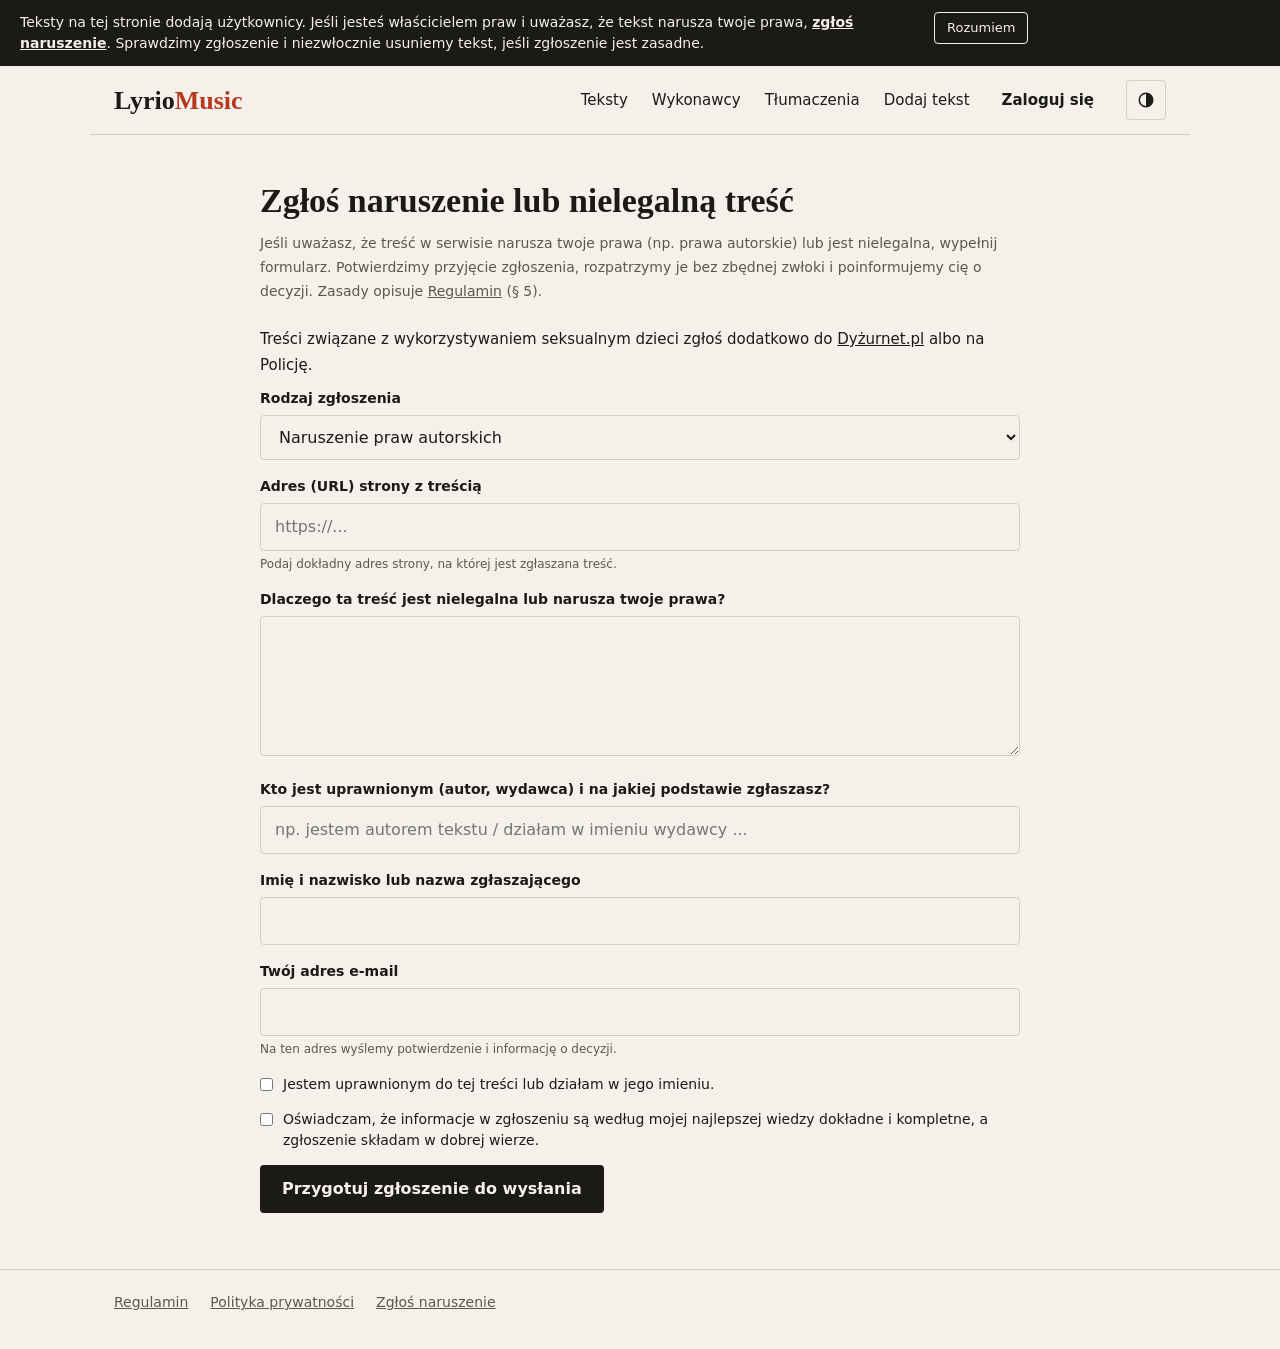
<file: naruszenia.html>
<!DOCTYPE html>
<html lang="pl">
<head>
<meta charset="UTF-8">
<meta name="viewport" content="width=device-width, initial-scale=1">
<title>Zgłoś naruszenie — LyrioMusic</title>
<script>
(function () {
    try {
        var t = localStorage.getItem("lyrio-theme");
        if (!t) t = matchMedia("(prefers-color-scheme: dark)").matches ? "dark" : "light";
        document.documentElement.dataset.theme = t;
    } catch (e) {}
})();
</script>
<link rel="stylesheet" href="style.css?v=20261121-5">
<style>
    .legal { max-width: 760px; margin: 40px auto 56px; }
    .legal h1 { font-family: var(--serif); font-size: 34px; margin-bottom: 6px; }
    .legal .upd { color: var(--muted); font-size: 14px; margin-bottom: 24px; }
    .legal h2 { font-family: var(--serif); font-size: 22px; margin: 34px 0 10px; }
    .legal p, .legal li { line-height: 1.7; font-size: 15px; margin-bottom: 10px; }
    .legal ol, .legal ul { padding-left: 24px; margin-bottom: 10px; }
    .legal a { text-decoration: underline; }
    .field { margin-bottom: 16px; }
    .field[hidden] { display: none; }
    .field label { display: block; font-size: 14px; font-weight: 600; margin-bottom: 6px; }
    .field input[type="text"], .field input[type="email"], .field input[type="url"], .field select, .field textarea {
        width: 100%; padding: 11px 14px; border: 1px solid var(--line); border-radius: 4px;
        background: transparent; color: var(--text); font: inherit;
    }
    .field select option { color: #111; background: #fff; }
    .field textarea { min-height: 140px; resize: vertical; line-height: 1.6; }
    .field .hint { display: block; font-size: 12px; color: var(--muted); margin-top: 4px; }
    .check { display: flex; gap: 10px; align-items: flex-start; font-size: 14px; line-height: 1.5; margin-bottom: 14px; }
    .check input { margin-top: 4px; }
    .submit-btn { padding: 12px 22px; border: 0; border-radius: 4px; background: var(--text); color: var(--bg); font: inherit; font-weight: 600; cursor: pointer; }
    .submit-btn:hover { background: var(--accent); }
    .msg { margin-top: 14px; font-size: 14px; color: var(--muted); }
    .msg.err { color: var(--accent); }
    #fallbackBox { display: none; margin-top: 16px; }
    #fallbackBox textarea { min-height: 200px; }
    .site-foot { border-top: 1px solid var(--line); padding: 22px 0 36px; font-size: 14px; color: var(--muted); }
    .site-foot .wrap { display: flex; flex-wrap: wrap; gap: 8px 22px; }
    .site-foot a { text-decoration: underline; }
</style>
</head>
<body>

<header class="site-header">
    <div class="wrap">
        <a href="./" class="logo">Lyrio<span>Music</span></a>
        <nav aria-label="Główna nawigacja">
            <a href="./#teksty">Teksty</a>
            <a href="./#wykonawcy">Wykonawcy</a>
            <a href="./tlumaczenia.html">Tłumaczenia</a>
            <a href="./dodaj-tekst.html">Dodaj tekst</a>
        </nav>
        <a href="./logowanie.html" class="login">Zaloguj się</a>
        <button type="button" class="theme-toggle" id="themeToggle" aria-label="Ciemny motyw" aria-pressed="false">
            <svg width="18" height="18" viewBox="0 0 24 24" aria-hidden="true">
                <circle cx="12" cy="12" r="9" fill="none" stroke="currentColor" stroke-width="2"/>
                <path d="M12 3a9 9 0 0 1 0 18z" fill="currentColor"/>
            </svg>
        </button>
    </div>
</header>

<main class="wrap">
<article class="legal">
<h1>Zgłoś naruszenie lub nielegalną treść</h1>
<p class="upd">Jeśli uważasz, że treść w serwisie narusza twoje prawa (np. prawa autorskie) lub jest nielegalna, wypełnij formularz. Potwierdzimy przyjęcie zgłoszenia, rozpatrzymy je bez zbędnej zwłoki i poinformujemy cię o decyzji. Zasady opisuje <a href="./regulamin.html">Regulamin</a> (§ 5).</p>
<p>Treści związane z wykorzystywaniem seksualnym dzieci zgłoś dodatkowo do <a href="https://dyzurnet.pl" rel="noopener">Dyżurnet.pl</a> albo na Policję.</p>

<form id="reportForm" novalidate>
    <div class="field">
        <label for="rType">Rodzaj zgłoszenia</label>
        <select id="rType">
            <option value="copyright">Naruszenie praw autorskich</option>
            <option value="illegal">Inna treść nielegalna</option>
            <option value="rules">Naruszenie regulaminu</option>
        </select>
    </div>
    <div class="field">
        <label for="rUrl">Adres (URL) strony z treścią</label>
        <input id="rUrl" type="url" required placeholder="https://...">
        <span class="hint">Podaj dokładny adres strony, na której jest zgłaszana treść.</span>
    </div>
    <div class="field">
        <label for="rReason">Dlaczego ta treść jest nielegalna lub narusza twoje prawa?</label>
        <textarea id="rReason" required maxlength="2000"></textarea>
    </div>
    <div class="field" id="rOwnerField">
        <label for="rOwner">Kto jest uprawnionym (autor, wydawca) i na jakiej podstawie zgłaszasz?</label>
        <input id="rOwner" type="text" maxlength="300" placeholder="np. jestem autorem tekstu / działam w imieniu wydawcy ...">
    </div>
    <div class="field">
        <label for="rName">Imię i nazwisko lub nazwa zgłaszającego</label>
        <input id="rName" type="text" required maxlength="150" autocomplete="name">
    </div>
    <div class="field">
        <label for="rEmail">Twój adres e-mail</label>
        <input id="rEmail" type="email" required maxlength="200" autocomplete="email">
        <span class="hint">Na ten adres wyślemy potwierdzenie i informację o decyzji.</span>
    </div>
    <label class="check" id="rRightsCheck"><input type="checkbox" id="rRights"> <span>Jestem uprawnionym do tej treści lub działam w jego imieniu.</span></label>
    <label class="check"><input type="checkbox" id="rGoodFaith" required> <span>Oświadczam, że informacje w zgłoszeniu są według mojej najlepszej wiedzy dokładne i kompletne, a zgłoszenie składam w dobrej wierze.</span></label>
    <button type="submit" class="submit-btn">Przygotuj zgłoszenie do wysłania</button>
    <div class="msg" id="rMsg" role="status" aria-live="polite"></div>

    <div id="fallbackBox">
        <p>Jeśli program pocztowy się nie otworzył, skopiuj poniższy tekst i wyślij go na adres <a data-email></a>.</p>
        <div class="field"><textarea id="fallbackText" readonly></textarea></div>
    </div>
</form>
</article>
</main>

<footer class="site-foot">
    <div class="wrap">
        <a href="./regulamin.html">Regulamin</a>
        <a href="./prywatnosc.html">Polityka prywatności</a>
        <a href="./naruszenia.html">Zgłoś naruszenie</a>
    </div>
</footer>

<script src="site-config.js?v=1"></script>
<script>
(function () {
    var root = document.documentElement;
    var toggle = document.getElementById("themeToggle");
    function applyTheme(t) {
        root.dataset.theme = t;
        if (toggle) toggle.setAttribute("aria-pressed", t === "dark");
    }
    applyTheme(root.dataset.theme || "light");
    if (toggle) {
        toggle.addEventListener("click", function () {
            var next = root.dataset.theme === "dark" ? "light" : "dark";
            applyTheme(next);
            try { localStorage.setItem("lyrio-theme", next); } catch (e) {}
        });
    }
})();

(function () {
    var form = document.getElementById("reportForm");
    var typeEl = document.getElementById("rType");
    var ownerField = document.getElementById("rOwnerField");
    var rightsCheck = document.getElementById("rRightsCheck");
    var urlEl = document.getElementById("rUrl");
    var msg = document.getElementById("rMsg");
    var box = document.getElementById("fallbackBox");
    var fb = document.getElementById("fallbackText");

    try {
        var p = new URLSearchParams(window.location.search).get("url");
        if (p) urlEl.value = p;
    } catch (e) {}

    function syncType() {
        var copy = typeEl.value === "copyright";
        ownerField.hidden = !copy;
        rightsCheck.style.display = copy ? "flex" : "none";
    }
    typeEl.addEventListener("change", syncType);
    syncType();

    function setMsg(t, err) { msg.textContent = t; msg.className = err ? "msg err" : "msg"; }

    form.addEventListener("submit", function (e) {
        e.preventDefault();
        var c = window.LYRIO || {};
        if (!c.contactEmail) {
            setMsg("Formularz nie jest jeszcze skonfigurowany (brak adresu kontaktowego).", true);
            return;
        }
        var copy = typeEl.value === "copyright";
        var url = urlEl.value.trim();
        var reason = document.getElementById("rReason").value.trim();
        var owner = document.getElementById("rOwner").value.trim();
        var name = document.getElementById("rName").value.trim();
        var email = document.getElementById("rEmail").value.trim();

        if (!/^https?:\/\//i.test(url)) { setMsg("Podaj poprawny adres strony (zaczynający się od https://).", true); return; }
        if (reason.length < 20) { setMsg("Opisz dokładniej, dlaczego treść jest nielegalna lub narusza twoje prawa (min. 20 znaków).", true); return; }
        if (copy && !owner) { setMsg("Wskaż uprawnionego i podstawę zgłoszenia.", true); return; }
        if (!name) { setMsg("Podaj imię i nazwisko lub nazwę.", true); return; }
        if (!/^[^@\s]+@[^@\s]+\.[^@\s]+$/.test(email)) { setMsg("Podaj poprawny adres e-mail.", true); return; }
        if (copy && !document.getElementById("rRights").checked) { setMsg("Zaznacz, że jesteś uprawnionym lub działasz w jego imieniu.", true); return; }
        if (!document.getElementById("rGoodFaith").checked) { setMsg("Zaznacz oświadczenie o dobrej wierze.", true); return; }

        var labels = { copyright: "Naruszenie praw autorskich", illegal: "Inna treść nielegalna", rules: "Naruszenie regulaminu" };
        var lines = [
            "Rodzaj zgłoszenia: " + labels[typeEl.value],
            "Adres treści: " + url,
            "Uzasadnienie: " + reason
        ];
        if (copy) lines.push("Uprawniony / podstawa: " + owner);
        lines.push("Zgłaszający: " + name);
        lines.push("E-mail zgłaszającego: " + email);
        lines.push("Oświadczenie o dobrej wierze: tak");
        var body = lines.join("\n");
        var subject = "Zgłoszenie naruszenia - LyrioMusic";

        fb.value = "Temat: " + subject + "\n\n" + body;
        box.style.display = "block";
        setMsg("Otwieram program pocztowy. Zgłoszenie zostanie wysłane dopiero po kliknięciu „Wyślij” w programie pocztowym.", false);
        window.location.href = "mailto:" + c.contactEmail + "?subject=" + encodeURIComponent(subject) + "&body=" + encodeURIComponent(body);
    });
})();

</script>
    <script src="powiadomienie.js"></script>
</body>
</html>
</file>
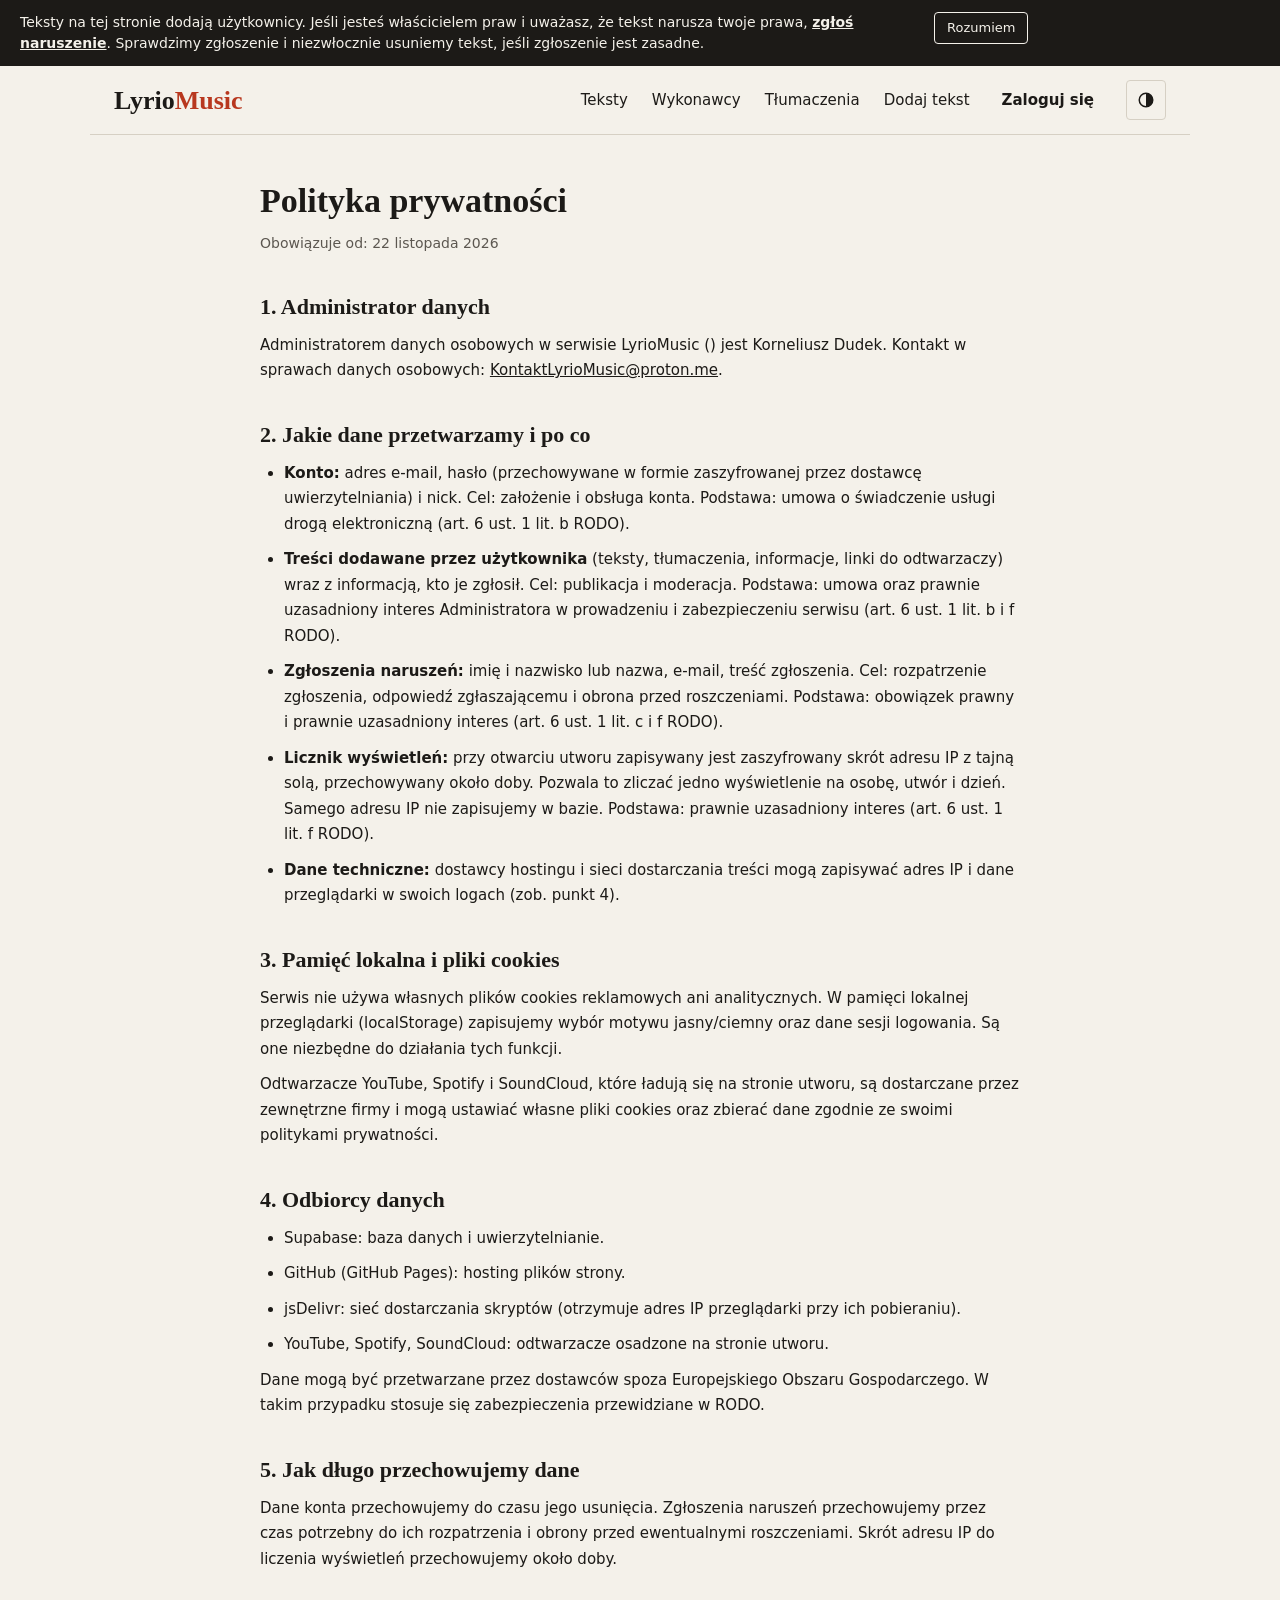
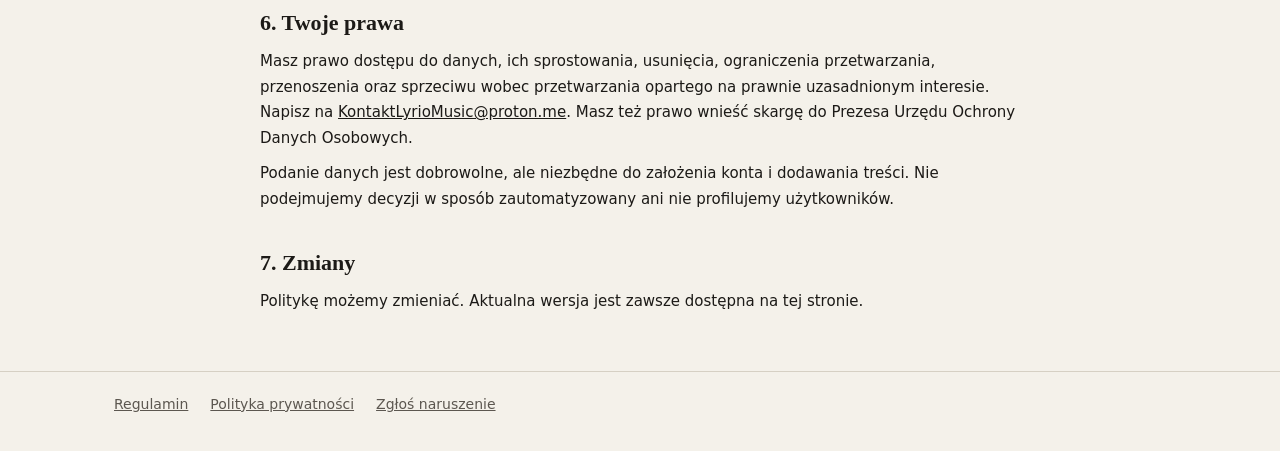
<file: prywatnosc.html>
<!DOCTYPE html>
<html lang="pl">
<head>
<meta charset="UTF-8">
<meta name="viewport" content="width=device-width, initial-scale=1">
<title>Polityka prywatności — LyrioMusic</title>
<script>
(function () {
    try {
        var t = localStorage.getItem("lyrio-theme");
        if (!t) t = matchMedia("(prefers-color-scheme: dark)").matches ? "dark" : "light";
        document.documentElement.dataset.theme = t;
    } catch (e) {}
})();
</script>
<link rel="stylesheet" href="style.css?v=20261121-5">
<style>
    .legal { max-width: 760px; margin: 40px auto 56px; }
    .legal h1 { font-family: var(--serif); font-size: 34px; margin-bottom: 6px; }
    .legal .upd { color: var(--muted); font-size: 14px; margin-bottom: 24px; }
    .legal h2 { font-family: var(--serif); font-size: 22px; margin: 34px 0 10px; }
    .legal p, .legal li { line-height: 1.7; font-size: 15px; margin-bottom: 10px; }
    .legal ol, .legal ul { padding-left: 24px; margin-bottom: 10px; }
    .legal a { text-decoration: underline; }
    .site-foot { border-top: 1px solid var(--line); padding: 22px 0 36px; font-size: 14px; color: var(--muted); }
    .site-foot .wrap { display: flex; flex-wrap: wrap; gap: 8px 22px; }
    .site-foot a { text-decoration: underline; }
</style>
</head>
<body>

<header class="site-header">
    <div class="wrap">
        <a href="./" class="logo">Lyrio<span>Music</span></a>
        <nav aria-label="Główna nawigacja">
            <a href="./#teksty">Teksty</a>
            <a href="./#wykonawcy">Wykonawcy</a>
            <a href="./tlumaczenia.html">Tłumaczenia</a>
            <a href="./dodaj-tekst.html">Dodaj tekst</a>
        </nav>
        <a href="./logowanie.html" class="login">Zaloguj się</a>
        <button type="button" class="theme-toggle" id="themeToggle" aria-label="Ciemny motyw" aria-pressed="false">
            <svg width="18" height="18" viewBox="0 0 24 24" aria-hidden="true">
                <circle cx="12" cy="12" r="9" fill="none" stroke="currentColor" stroke-width="2"/>
                <path d="M12 3a9 9 0 0 1 0 18z" fill="currentColor"/>
            </svg>
        </button>
    </div>
</header>

<main class="wrap">
<article class="legal">
<h1>Polityka prywatności</h1>
<p class="upd">Obowiązuje od: <span data-updated></span></p>

<h2>1. Administrator danych</h2>
<p>Administratorem danych osobowych w serwisie LyrioMusic (<span data-siteurl></span>) jest <span data-op></span>. Kontakt w sprawach danych osobowych: <a data-email></a>.</p>

<h2>2. Jakie dane przetwarzamy i po co</h2>
<ul>
<li><strong>Konto:</strong> adres e-mail, hasło (przechowywane w formie zaszyfrowanej przez dostawcę uwierzytelniania) i nick. Cel: założenie i obsługa konta. Podstawa: umowa o świadczenie usługi drogą elektroniczną (art. 6 ust. 1 lit. b RODO).</li>
<li><strong>Treści dodawane przez użytkownika</strong> (teksty, tłumaczenia, informacje, linki do odtwarzaczy) wraz z informacją, kto je zgłosił. Cel: publikacja i moderacja. Podstawa: umowa oraz prawnie uzasadniony interes Administratora w prowadzeniu i zabezpieczeniu serwisu (art. 6 ust. 1 lit. b i f RODO).</li>
<li><strong>Zgłoszenia naruszeń:</strong> imię i nazwisko lub nazwa, e-mail, treść zgłoszenia. Cel: rozpatrzenie zgłoszenia, odpowiedź zgłaszającemu i obrona przed roszczeniami. Podstawa: obowiązek prawny i prawnie uzasadniony interes (art. 6 ust. 1 lit. c i f RODO).</li>
<li><strong>Licznik wyświetleń:</strong> przy otwarciu utworu zapisywany jest zaszyfrowany skrót adresu IP z tajną solą, przechowywany około doby. Pozwala to zliczać jedno wyświetlenie na osobę, utwór i dzień. Samego adresu IP nie zapisujemy w bazie. Podstawa: prawnie uzasadniony interes (art. 6 ust. 1 lit. f RODO).</li>
<li><strong>Dane techniczne:</strong> dostawcy hostingu i sieci dostarczania treści mogą zapisywać adres IP i dane przeglądarki w swoich logach (zob. punkt 4).</li>
</ul>

<h2>3. Pamięć lokalna i pliki cookies</h2>
<p>Serwis nie używa własnych plików cookies reklamowych ani analitycznych. W pamięci lokalnej przeglądarki (localStorage) zapisujemy wybór motywu jasny/ciemny oraz dane sesji logowania. Są one niezbędne do działania tych funkcji.</p>
<p>Odtwarzacze YouTube, Spotify i SoundCloud, które ładują się na stronie utworu, są dostarczane przez zewnętrzne firmy i mogą ustawiać własne pliki cookies oraz zbierać dane zgodnie ze swoimi politykami prywatności.</p>

<h2>4. Odbiorcy danych</h2>
<ul>
<li>Supabase: baza danych i uwierzytelnianie.</li>
<li>GitHub (GitHub Pages): hosting plików strony.</li>
<li>jsDelivr: sieć dostarczania skryptów (otrzymuje adres IP przeglądarki przy ich pobieraniu).</li>
<li>YouTube, Spotify, SoundCloud: odtwarzacze osadzone na stronie utworu.</li>
</ul>
<p>Dane mogą być przetwarzane przez dostawców spoza Europejskiego Obszaru Gospodarczego. W takim przypadku stosuje się zabezpieczenia przewidziane w RODO.</p>

<h2>5. Jak długo przechowujemy dane</h2>
<p>Dane konta przechowujemy do czasu jego usunięcia. Zgłoszenia naruszeń przechowujemy przez czas potrzebny do ich rozpatrzenia i obrony przed ewentualnymi roszczeniami. Skrót adresu IP do liczenia wyświetleń przechowujemy około doby.</p>

<h2>6. Twoje prawa</h2>
<p>Masz prawo dostępu do danych, ich sprostowania, usunięcia, ograniczenia przetwarzania, przenoszenia oraz sprzeciwu wobec przetwarzania opartego na prawnie uzasadnionym interesie. Napisz na <a data-email></a>. Masz też prawo wnieść skargę do Prezesa Urzędu Ochrony Danych Osobowych.</p>
<p>Podanie danych jest dobrowolne, ale niezbędne do założenia konta i dodawania treści. Nie podejmujemy decyzji w sposób zautomatyzowany ani nie profilujemy użytkowników.</p>

<h2>7. Zmiany</h2>
<p>Politykę możemy zmieniać. Aktualna wersja jest zawsze dostępna na tej stronie.</p>
</article>
</main>

<footer class="site-foot">
    <div class="wrap">
        <a href="./regulamin.html">Regulamin</a>
        <a href="./prywatnosc.html">Polityka prywatności</a>
        <a href="./naruszenia.html">Zgłoś naruszenie</a>
    </div>
</footer>

<script src="site-config.js?v=1"></script>
<script>
(function () {
    var root = document.documentElement;
    var toggle = document.getElementById("themeToggle");
    function applyTheme(t) {
        root.dataset.theme = t;
        if (toggle) toggle.setAttribute("aria-pressed", t === "dark");
    }
    applyTheme(root.dataset.theme || "light");
    if (toggle) {
        toggle.addEventListener("click", function () {
            var next = root.dataset.theme === "dark" ? "light" : "dark";
            applyTheme(next);
            try { localStorage.setItem("lyrio-theme", next); } catch (e) {}
        });
    }
})();

</script>
    <script src="powiadomienie.js"></script>
</body>
</html>
</file>
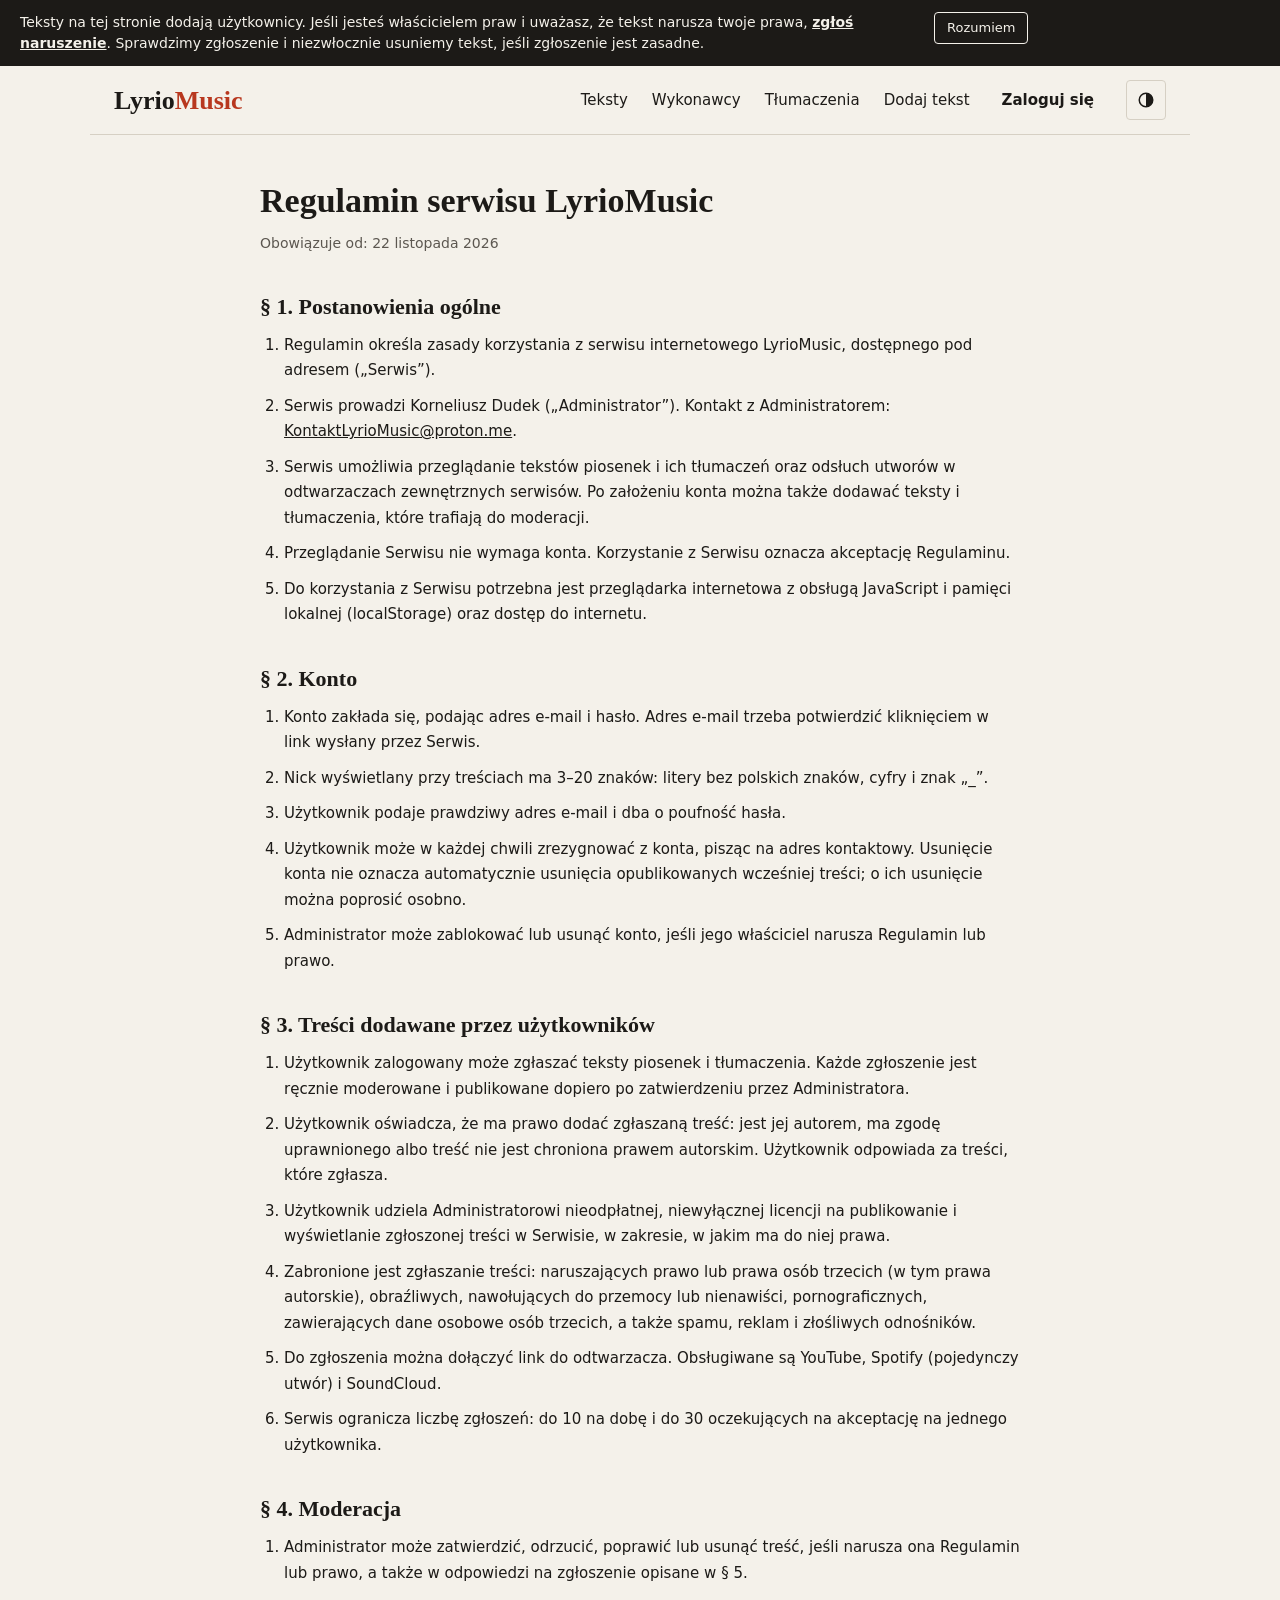
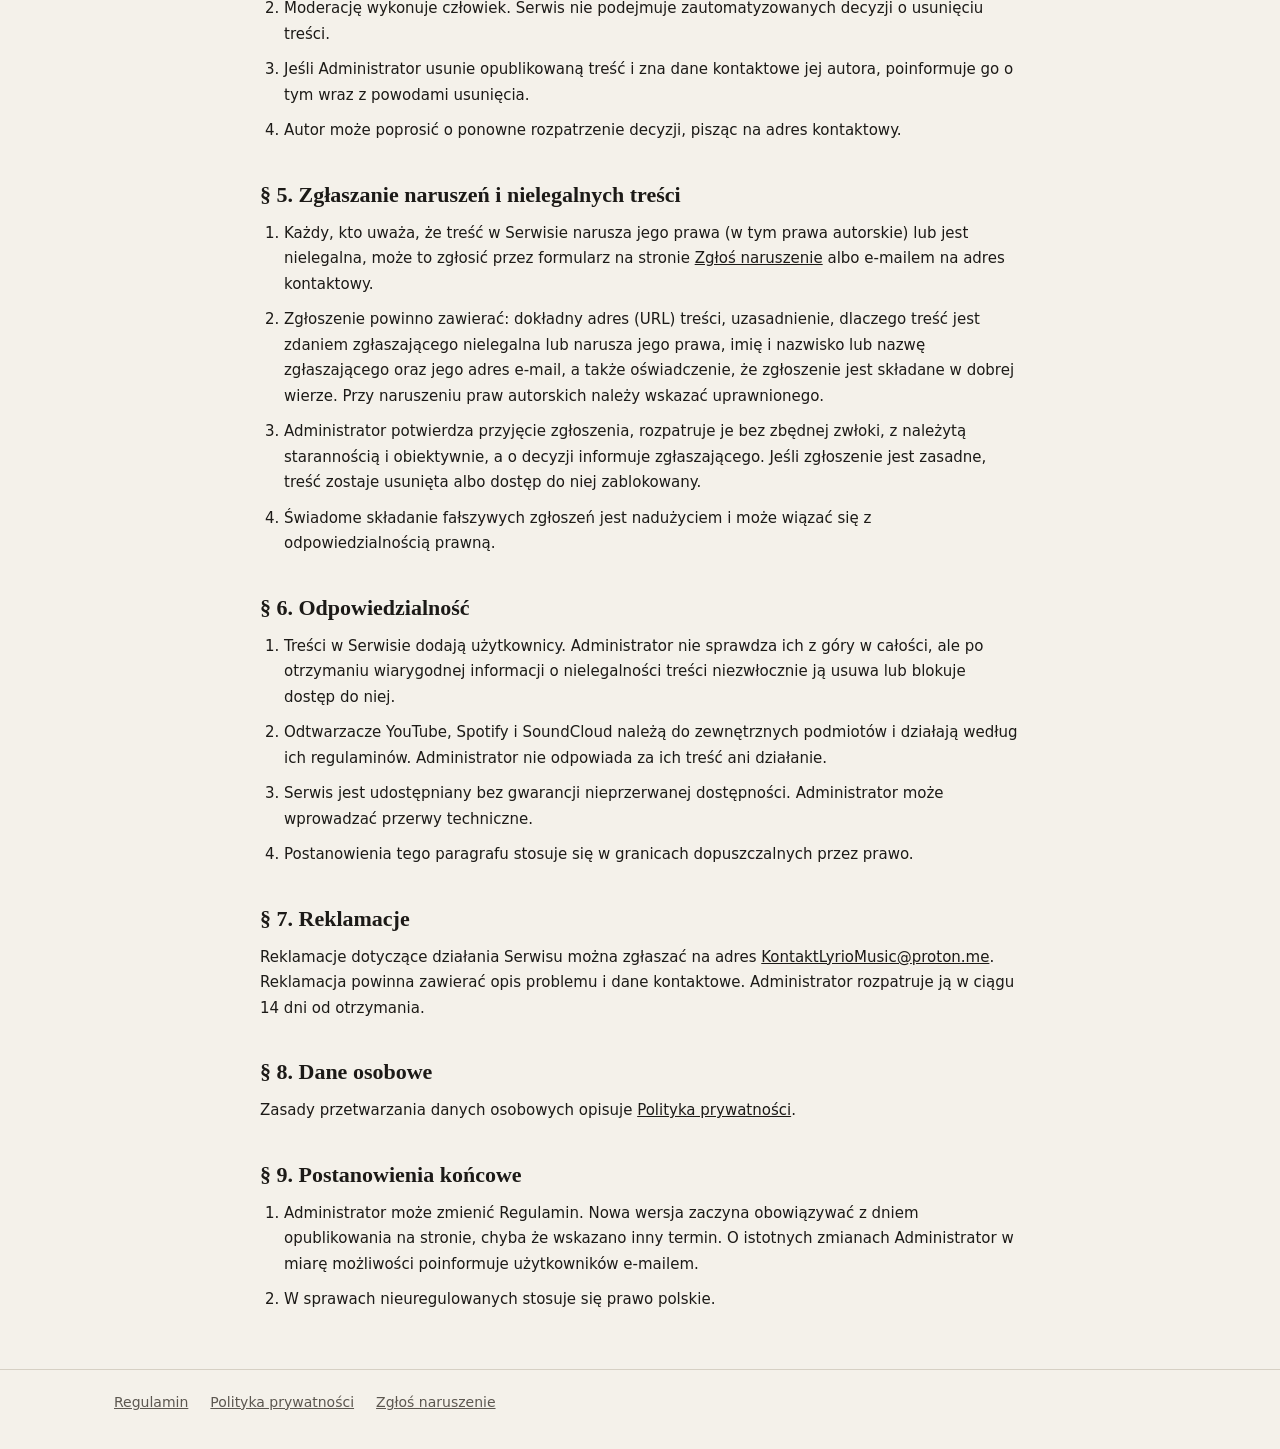
<file: regulamin.html>
<!DOCTYPE html>
<html lang="pl">
<head>
<meta charset="UTF-8">
<meta name="viewport" content="width=device-width, initial-scale=1">
<title>Regulamin — LyrioMusic</title>
<script>
(function () {
    try {
        var t = localStorage.getItem("lyrio-theme");
        if (!t) t = matchMedia("(prefers-color-scheme: dark)").matches ? "dark" : "light";
        document.documentElement.dataset.theme = t;
    } catch (e) {}
})();
</script>
<link rel="stylesheet" href="style.css?v=20261121-5">
<style>
    .legal { max-width: 760px; margin: 40px auto 56px; }
    .legal h1 { font-family: var(--serif); font-size: 34px; margin-bottom: 6px; }
    .legal .upd { color: var(--muted); font-size: 14px; margin-bottom: 24px; }
    .legal h2 { font-family: var(--serif); font-size: 22px; margin: 34px 0 10px; }
    .legal p, .legal li { line-height: 1.7; font-size: 15px; margin-bottom: 10px; }
    .legal ol, .legal ul { padding-left: 24px; margin-bottom: 10px; }
    .legal a { text-decoration: underline; }
    .site-foot { border-top: 1px solid var(--line); padding: 22px 0 36px; font-size: 14px; color: var(--muted); }
    .site-foot .wrap { display: flex; flex-wrap: wrap; gap: 8px 22px; }
    .site-foot a { text-decoration: underline; }
</style>
</head>
<body>

<header class="site-header">
    <div class="wrap">
        <a href="./" class="logo">Lyrio<span>Music</span></a>
        <nav aria-label="Główna nawigacja">
            <a href="./#teksty">Teksty</a>
            <a href="./#wykonawcy">Wykonawcy</a>
            <a href="./tlumaczenia.html">Tłumaczenia</a>
            <a href="./dodaj-tekst.html">Dodaj tekst</a>
        </nav>
        <a href="./logowanie.html" class="login">Zaloguj się</a>
        <button type="button" class="theme-toggle" id="themeToggle" aria-label="Ciemny motyw" aria-pressed="false">
            <svg width="18" height="18" viewBox="0 0 24 24" aria-hidden="true">
                <circle cx="12" cy="12" r="9" fill="none" stroke="currentColor" stroke-width="2"/>
                <path d="M12 3a9 9 0 0 1 0 18z" fill="currentColor"/>
            </svg>
        </button>
    </div>
</header>

<main class="wrap">
<article class="legal">
<h1>Regulamin serwisu LyrioMusic</h1>
<p class="upd">Obowiązuje od: <span data-updated></span></p>

<h2>§ 1. Postanowienia ogólne</h2>
<ol>
<li>Regulamin określa zasady korzystania z serwisu internetowego LyrioMusic, dostępnego pod adresem <span data-siteurl></span> („Serwis”).</li>
<li>Serwis prowadzi <span data-op></span> („Administrator”). Kontakt z Administratorem: <a data-email></a>.</li>
<li>Serwis umożliwia przeglądanie tekstów piosenek i ich tłumaczeń oraz odsłuch utworów w odtwarzaczach zewnętrznych serwisów. Po założeniu konta można także dodawać teksty i tłumaczenia, które trafiają do moderacji.</li>
<li>Przeglądanie Serwisu nie wymaga konta. Korzystanie z Serwisu oznacza akceptację Regulaminu.</li>
<li>Do korzystania z Serwisu potrzebna jest przeglądarka internetowa z obsługą JavaScript i pamięci lokalnej (localStorage) oraz dostęp do internetu.</li>
</ol>

<h2>§ 2. Konto</h2>
<ol>
<li>Konto zakłada się, podając adres e-mail i hasło. Adres e-mail trzeba potwierdzić kliknięciem w link wysłany przez Serwis.</li>
<li>Nick wyświetlany przy treściach ma 3–20 znaków: litery bez polskich znaków, cyfry i znak „_”.</li>
<li>Użytkownik podaje prawdziwy adres e-mail i dba o poufność hasła.</li>
<li>Użytkownik może w każdej chwili zrezygnować z konta, pisząc na adres kontaktowy. Usunięcie konta nie oznacza automatycznie usunięcia opublikowanych wcześniej treści; o ich usunięcie można poprosić osobno.</li>
<li>Administrator może zablokować lub usunąć konto, jeśli jego właściciel narusza Regulamin lub prawo.</li>
</ol>

<h2>§ 3. Treści dodawane przez użytkowników</h2>
<ol>
<li>Użytkownik zalogowany może zgłaszać teksty piosenek i tłumaczenia. Każde zgłoszenie jest ręcznie moderowane i publikowane dopiero po zatwierdzeniu przez Administratora.</li>
<li>Użytkownik oświadcza, że ma prawo dodać zgłaszaną treść: jest jej autorem, ma zgodę uprawnionego albo treść nie jest chroniona prawem autorskim. Użytkownik odpowiada za treści, które zgłasza.</li>
<li>Użytkownik udziela Administratorowi nieodpłatnej, niewyłącznej licencji na publikowanie i wyświetlanie zgłoszonej treści w Serwisie, w zakresie, w jakim ma do niej prawa.</li>
<li>Zabronione jest zgłaszanie treści: naruszających prawo lub prawa osób trzecich (w tym prawa autorskie), obraźliwych, nawołujących do przemocy lub nienawiści, pornograficznych, zawierających dane osobowe osób trzecich, a także spamu, reklam i złośliwych odnośników.</li>
<li>Do zgłoszenia można dołączyć link do odtwarzacza. Obsługiwane są YouTube, Spotify (pojedynczy utwór) i SoundCloud.</li>
<li>Serwis ogranicza liczbę zgłoszeń: do 10 na dobę i do 30 oczekujących na akceptację na jednego użytkownika.</li>
</ol>

<h2>§ 4. Moderacja</h2>
<ol>
<li>Administrator może zatwierdzić, odrzucić, poprawić lub usunąć treść, jeśli narusza ona Regulamin lub prawo, a także w odpowiedzi na zgłoszenie opisane w § 5.</li>
<li>Moderację wykonuje człowiek. Serwis nie podejmuje zautomatyzowanych decyzji o usunięciu treści.</li>
<li>Jeśli Administrator usunie opublikowaną treść i zna dane kontaktowe jej autora, poinformuje go o tym wraz z powodami usunięcia.</li>
<li>Autor może poprosić o ponowne rozpatrzenie decyzji, pisząc na adres kontaktowy.</li>
</ol>

<h2>§ 5. Zgłaszanie naruszeń i nielegalnych treści</h2>
<ol>
<li>Każdy, kto uważa, że treść w Serwisie narusza jego prawa (w tym prawa autorskie) lub jest nielegalna, może to zgłosić przez formularz na stronie <a href="./naruszenia.html">Zgłoś naruszenie</a> albo e-mailem na adres kontaktowy.</li>
<li>Zgłoszenie powinno zawierać: dokładny adres (URL) treści, uzasadnienie, dlaczego treść jest zdaniem zgłaszającego nielegalna lub narusza jego prawa, imię i nazwisko lub nazwę zgłaszającego oraz jego adres e-mail, a także oświadczenie, że zgłoszenie jest składane w dobrej wierze. Przy naruszeniu praw autorskich należy wskazać uprawnionego.</li>
<li>Administrator potwierdza przyjęcie zgłoszenia, rozpatruje je bez zbędnej zwłoki, z należytą starannością i obiektywnie, a o decyzji informuje zgłaszającego. Jeśli zgłoszenie jest zasadne, treść zostaje usunięta albo dostęp do niej zablokowany.</li>
<li>Świadome składanie fałszywych zgłoszeń jest nadużyciem i może wiązać się z odpowiedzialnością prawną.</li>
</ol>

<h2>§ 6. Odpowiedzialność</h2>
<ol>
<li>Treści w Serwisie dodają użytkownicy. Administrator nie sprawdza ich z góry w całości, ale po otrzymaniu wiarygodnej informacji o nielegalności treści niezwłocznie ją usuwa lub blokuje dostęp do niej.</li>
<li>Odtwarzacze YouTube, Spotify i SoundCloud należą do zewnętrznych podmiotów i działają według ich regulaminów. Administrator nie odpowiada za ich treść ani działanie.</li>
<li>Serwis jest udostępniany bez gwarancji nieprzerwanej dostępności. Administrator może wprowadzać przerwy techniczne.</li>
<li>Postanowienia tego paragrafu stosuje się w granicach dopuszczalnych przez prawo.</li>
</ol>

<h2>§ 7. Reklamacje</h2>
<p>Reklamacje dotyczące działania Serwisu można zgłaszać na adres <a data-email></a>. Reklamacja powinna zawierać opis problemu i dane kontaktowe. Administrator rozpatruje ją w ciągu 14 dni od otrzymania.</p>

<h2>§ 8. Dane osobowe</h2>
<p>Zasady przetwarzania danych osobowych opisuje <a href="./prywatnosc.html">Polityka prywatności</a>.</p>

<h2>§ 9. Postanowienia końcowe</h2>
<ol>
<li>Administrator może zmienić Regulamin. Nowa wersja zaczyna obowiązywać z dniem opublikowania na stronie, chyba że wskazano inny termin. O istotnych zmianach Administrator w miarę możliwości poinformuje użytkowników e-mailem.</li>
<li>W sprawach nieuregulowanych stosuje się prawo polskie.</li>
</ol>
</article>
</main>

<footer class="site-foot">
    <div class="wrap">
        <a href="./regulamin.html">Regulamin</a>
        <a href="./prywatnosc.html">Polityka prywatności</a>
        <a href="./naruszenia.html">Zgłoś naruszenie</a>
    </div>
</footer>

<script src="site-config.js?v=1"></script>
<script>
(function () {
    var root = document.documentElement;
    var toggle = document.getElementById("themeToggle");
    function applyTheme(t) {
        root.dataset.theme = t;
        if (toggle) toggle.setAttribute("aria-pressed", t === "dark");
    }
    applyTheme(root.dataset.theme || "light");
    if (toggle) {
        toggle.addEventListener("click", function () {
            var next = root.dataset.theme === "dark" ? "light" : "dark";
            applyTheme(next);
            try { localStorage.setItem("lyrio-theme", next); } catch (e) {}
        });
    }
})();

</script>
    <script src="powiadomienie.js"></script>
</body>
</html>
</file>
<file: style.css>
:root {
    color-scheme: light;
    --bg: #f4f1ea;
    --text: #1c1a17;
    --muted: #5c5750;
    --line: #d6d0c4;
    --accent: #b8381f;
    --serif: "Iowan Old Style", "Palatino Linotype", Palatino, Georgia, serif;
    --sans: system-ui, -apple-system, "Segoe UI", Roboto, sans-serif;
}

:root[data-theme="dark"] {
    color-scheme: dark;
    --bg: #151311;
    --text: #efeae0;
    --muted: #a39d92;
    --line: #34302b;
    --accent: #ee7a5c;
}

* { box-sizing: border-box; margin: 0; padding: 0; }

body {
    font-family: var(--sans);
    background: var(--bg);
    color: var(--text);
    line-height: 1.5;
}

a { color: inherit; text-decoration: none; }

:focus-visible {
    outline: 2px solid var(--accent);
    outline-offset: 3px;
}

.wrap {
    max-width: 1100px;
    margin: 0 auto;
    padding: 0 24px;
}

/* nagłówek */
.site-header .wrap {
    display: flex;
    flex-wrap: wrap;
    align-items: center;
    gap: 12px 32px;
    padding-top: 14px;
    padding-bottom: 14px;
    border-bottom: 1px solid var(--line);
}

.logo {
    font-family: var(--serif);
    font-size: 26px;
    font-weight: 700;
    margin-right: auto;
}

.logo span { color: var(--accent); }

.site-header nav {
    display: flex;
    gap: 24px;
    font-size: 15px;
}

.site-header nav a:hover,
.login:hover { color: var(--accent); }

.login { font-size: 15px; font-weight: 600; }

.theme-toggle {
    display: grid;
    place-items: center;
    width: 40px;
    height: 40px;
    border: 1px solid var(--line);
    border-radius: 4px;
    background: none;
    color: var(--text);
    cursor: pointer;
}

.theme-toggle:hover { border-color: var(--text); }

/* hero */
.hero { padding: 44px 0 40px; }

.hero h1 {
    font-family: var(--serif);
    font-size: clamp(2.4rem, 1.2rem + 5vw, 4.5rem);
    line-height: 1.05;
    letter-spacing: -0.02em;
    max-width: 14ch;
    margin-bottom: 12px;
}

.hero p {
    color: var(--muted);
    max-width: 46ch;
    margin-bottom: 22px;
}

.search {
    display: flex;
    max-width: 620px;
    border: 1.5px solid var(--text);
    border-radius: 4px;
}

.search input {
    flex: 1;
    min-width: 0;
    padding: 14px 16px;
    border: 0;
    background: transparent;
    color: var(--text);
    font: inherit;
    font-size: 17px;
}

.search input:focus-visible { outline-offset: -3px; }
.search input::placeholder { color: var(--muted); }

.search button {
    padding: 0 24px;
    border: 0;
    background: var(--text);
    color: var(--bg);
    font: inherit;
    font-weight: 600;
    cursor: pointer;
}

.search button:hover { background: var(--accent); }

.visually-hidden {
    position: absolute;
    width: 1px;
    height: 1px;
    overflow: hidden;
    clip-path: inset(50%);
    white-space: nowrap;
}

/* listy utworów */
.lists {
    display: grid;
    grid-template-columns: repeat(2, 1fr);
    gap: 48px;
    padding: 32px 0;
    border-top: 1px solid var(--line);
}

.lists h2,
.artists h2 {
    font-family: var(--serif);
    font-size: 24px;
    margin-bottom: 10px;
}

.songs { list-style: none; }

.songs li { border-top: 1px solid var(--line); }
.songs li:last-child { border-bottom: 1px solid var(--line); }

.songs a {
    display: flex;
    align-items: baseline;
    gap: 14px;
    padding: 9px 0;
}

.songs .title { display: block; font-weight: 600; }
.songs .artist { display: block; font-size: 14px; color: var(--muted); }
.songs a:hover .title { color: var(--accent); }

.ranked { counter-reset: rank; }

.ranked a::before {
    counter-increment: rank;
    content: counter(rank, decimal-leading-zero);
    content: counter(rank, decimal-leading-zero) / "";
    font-family: var(--serif);
    font-size: 22px;
    color: var(--muted);
    min-width: 2ch;
}

/* wykonawcy */
.artists {
    padding: 32px 0 40px;
    border-top: 1px solid var(--line);
}

.artists p {
    color: var(--muted);
    margin-bottom: 12px;
}

.alphabet {
    display: flex;
    flex-wrap: wrap;
    gap: 0 18px;
    font-family: var(--serif);
    font-size: 24px;
}

.alphabet a {
    padding: 4px 0;
    text-decoration: underline;
    text-decoration-color: transparent;
    text-underline-offset: 6px;
    text-decoration-thickness: 2px;
}

.alphabet a:hover {
    color: var(--accent);
    text-decoration-color: currentColor;
}

/* stopka */
.site-footer .wrap {
    display: flex;
    justify-content: space-between;
    gap: 16px;
    padding-top: 16px;
    padding-bottom: 16px;
    border-top: 1px solid var(--line);
    font-size: 14px;
    color: var(--muted);
}

@media (max-width: 760px) {
    .hero { padding: 28px 0 28px; }
    .lists { grid-template-columns: 1fr; gap: 32px; }
    .site-header nav { order: 3; width: 100%; }
}

@media (prefers-reduced-motion: no-preference) {
    a, button { transition: color .15s, background-color .15s, border-color .15s; }
}
</file>
